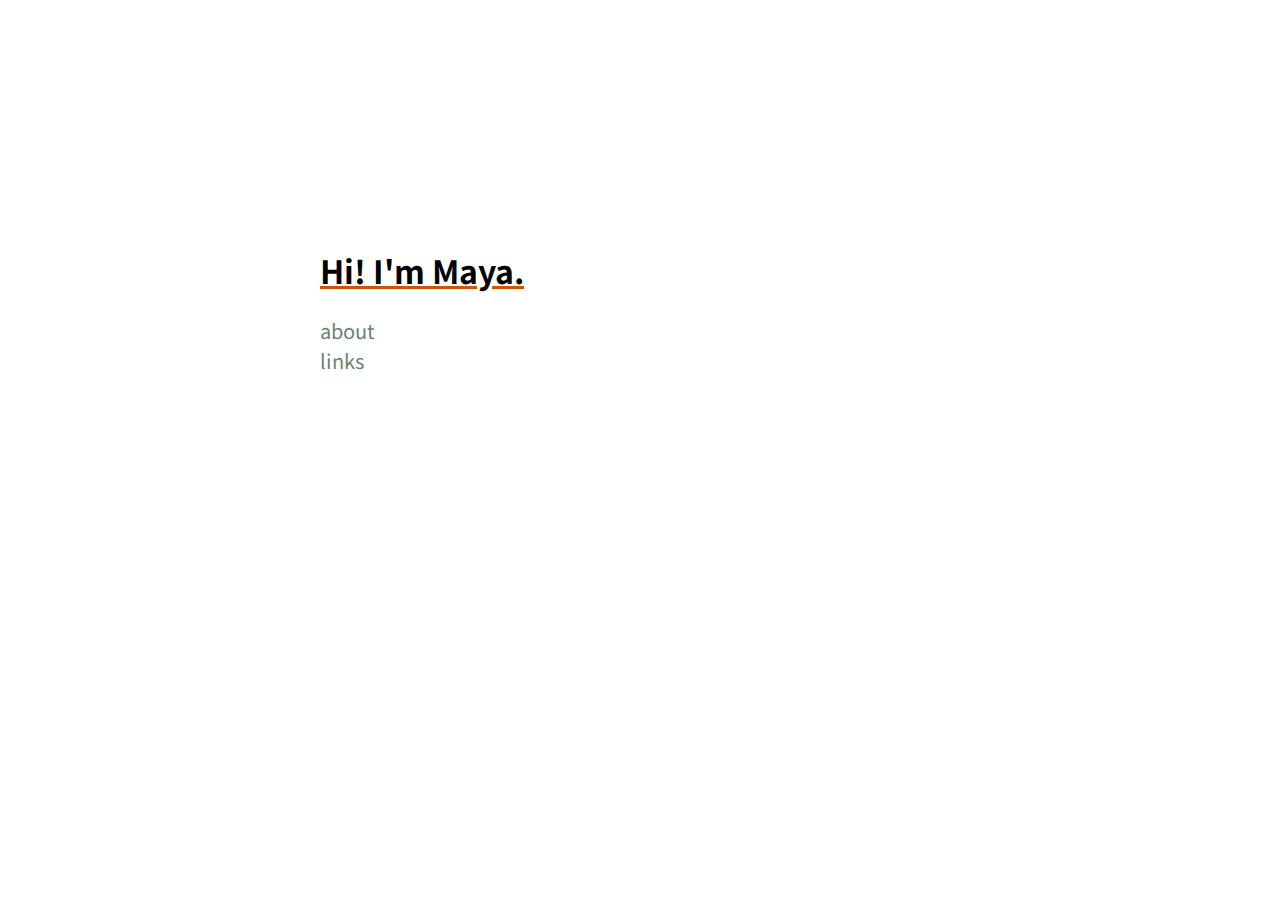
<file: index.html>
<!DOCTYPE html>
<html>
    <head>
        <title>Maya Raman</title>
        <link href="./index.css" 
            type="text/css" 
            rel="stylesheet"/>
        <link rel="icon" href="./img/evergreen-tree_1f332.png" type="image"/>

    </head>
    <body>
        <div class="page-layout">
            <h1 class="header">Hi! I'm Maya.</h1>
            <nav class="link-holder">
                <a class="front-link" href="./src/about/about.html">about</a>
                <a class="front-link" href="./src/links/links.html">links</a>
            </nav>
        </div>
    </body>
</html>
</file>
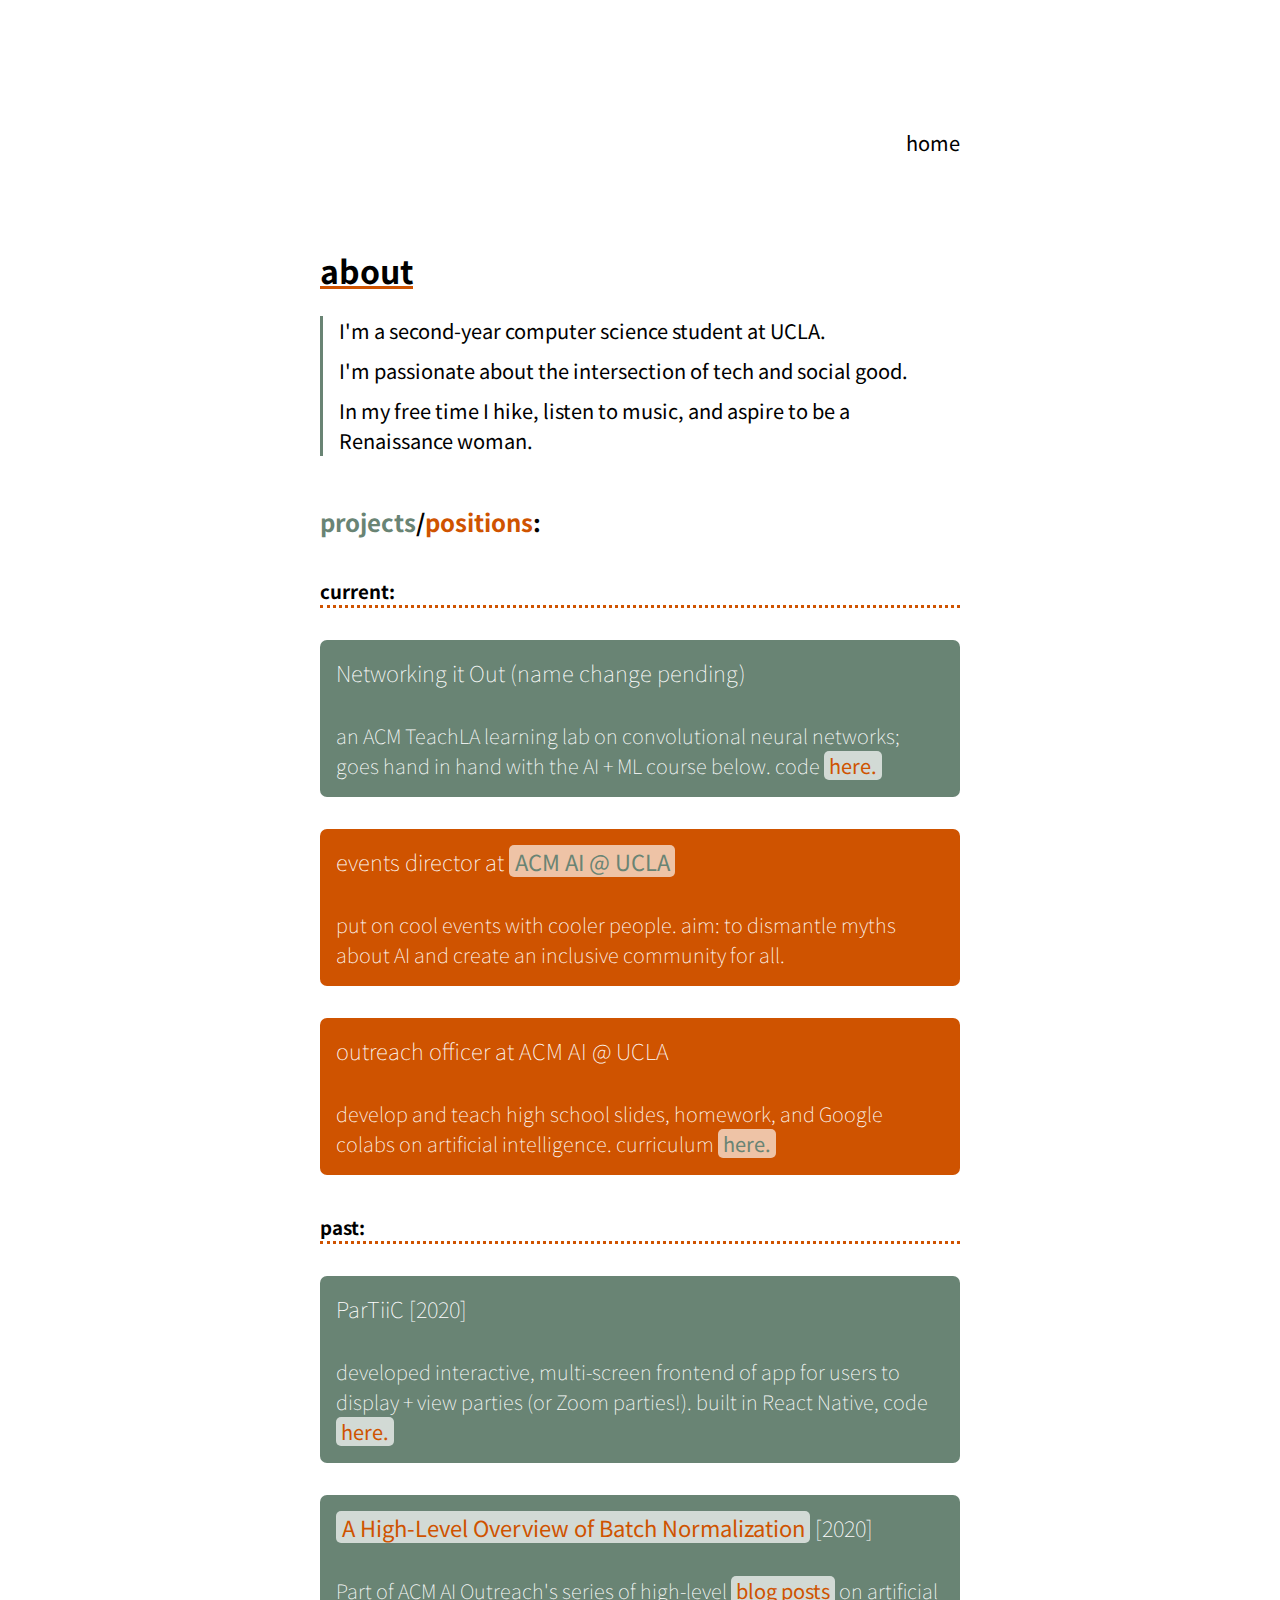
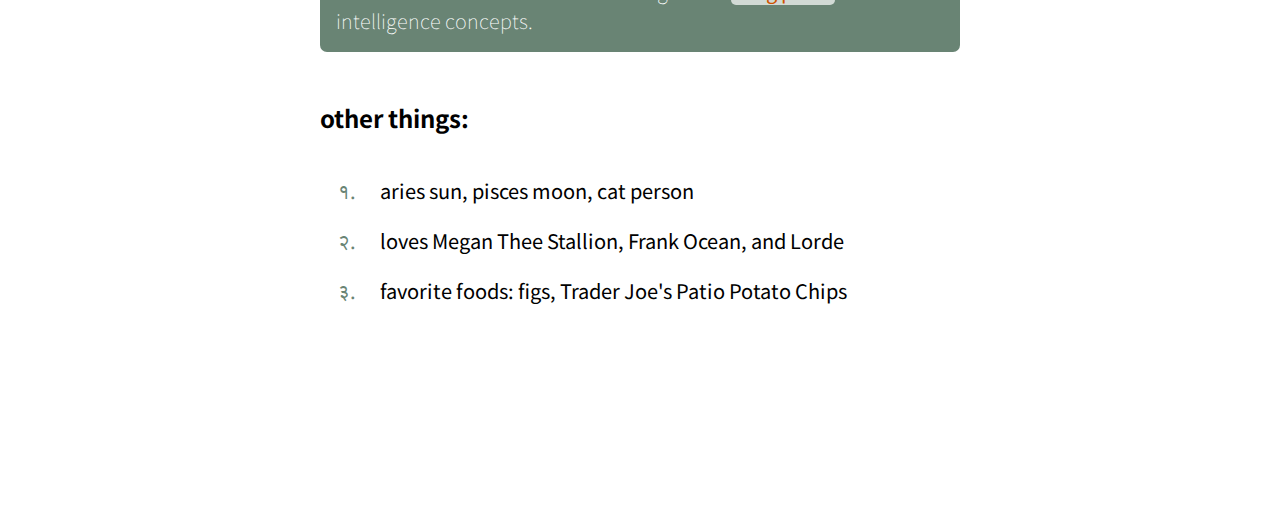
<file: src/about/about.html>
<!DOCTYPE html>
<html>
    <head>
        <title>Maya Raman</title>
        <link href="../../index.css" 
            type="text/css" 
            rel="stylesheet"/>
        <link rel="icon" href="../../img/evergreen-tree_1f332.png" type="image"/>

    </head>
    <body>
        <a class="to-home" href="../../index.html">home</a>
        <div class="page-layout">
            <h1 class="header">about</h1>
            <div class="left-green">
                <p class="first">I'm a second-year computer science student at UCLA.</p>
                <p>I'm passionate about the intersection of tech and social good.</p>
                <p>In my free time I hike, listen to music, and aspire to be a Renaissance woman.</p>
            </div>
            <div>
                <h2 class="subhead"><span class="green">projects</span>/<span class="orange">positions</span>:</h2>
                <h3 class="subsubhead">current:</h3>
                <div class="card project">
                    <h3>Networking it Out (name change pending)</h3>
                    <p>an ACM TeachLA learning lab on convolutional neural networks; goes hand in hand with the 
                        AI + ML course below. code <a href="https://github.com/uclaacm/no-filter" target="_blank" rel="noopener noreferrer">here.</a>
                    </p>

                </div>
                <div class="card position">
                    <h3>events director at <a href="https://uclaacmai.github.io" target="_blank" rel="noopener noreferrer">ACM AI @ UCLA</a></h3>
                    <p>put on cool events with cooler people. aim: to dismantle myths about AI and create an inclusive community for all.</p>
                </div>
                <div class="card position">
                    <h3>outreach officer at ACM AI @ UCLA</h3>
                    <p>develop and teach high school slides, homework, and Google colabs on artificial intelligence.
                        curriculum <a href="https://teachla.uclaacm.com/classes/ml" target="_blank" rel="noopener noreferrer">here.</a>
                    </p>
                </div>
                <h3 class="subsubhead">past:</h3>
                <div class="project card">
                    <h3>ParTiiC [2020]</h3>
                    <p>developed interactive, multi-screen frontend of app for users to display + view parties (or Zoom parties!).
                        built in React Native, code <a href="https://github.com/mayaraman19/partiic_expo1" target="_blank" rel="noopener noreferrer">here.</a></p>
                </div>
                <div class="project card">
                    <h3><a href="https://medium.com/swlh/a-high-level-overview-of-batch-normalization-8d550cead20b" target="_blank" rel="noopener noreferrer">A High-Level Overview of Batch Normalization</a> [2020]</h3>
                    <p>Part of ACM AI Outreach's series of high-level <a href="https://uclaacmai.github.io/blog/" target="_blank" rel="noopener noreferrer">blog posts</a> on artificial intelligence concepts.</p>
                </div>
            </div>
            <h2 class="subhead">other things:</h2>
            <ul class="list">
                <li class="first"><span class="list-item">aries sun, pisces moon, cat person</span></li>
                <li><span class="list-item">loves Megan Thee Stallion, Frank Ocean, and Lorde</span></li>
                <li><span class="list-item">favorite foods: figs, Trader Joe's Patio Potato Chips</span></li>
            </ul>
        </div>
    </body>
</html>
</file>
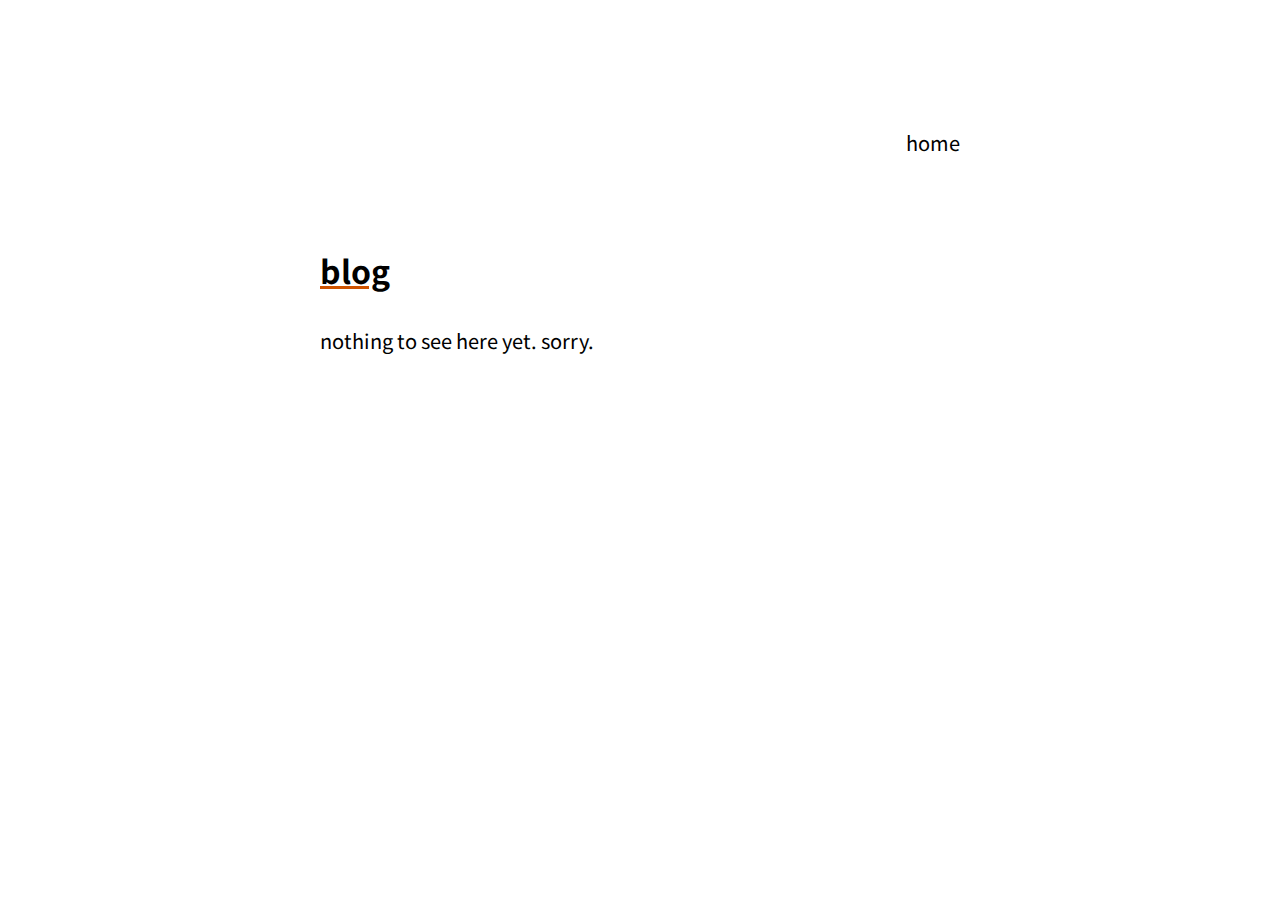
<file: src/blog/blog.html>
<!DOCTYPE html>
<html>
    <head>
        <title>Maya Raman</title>
        <link href="../../index.css" 
            type="text/css" 
            rel="stylesheet"/>
        <link rel="icon" href="../../img/evergreen-tree_1f332.png" type="image"/>

    </head>
    <body>
        <a class="to-home" href="../../index.html">home</a>
        <div class="page-layout">
            <h1 class="header">blog</h1>
            <p>nothing to see here yet. sorry.</p>
            
        </div>
    </body>
</html>
</file>
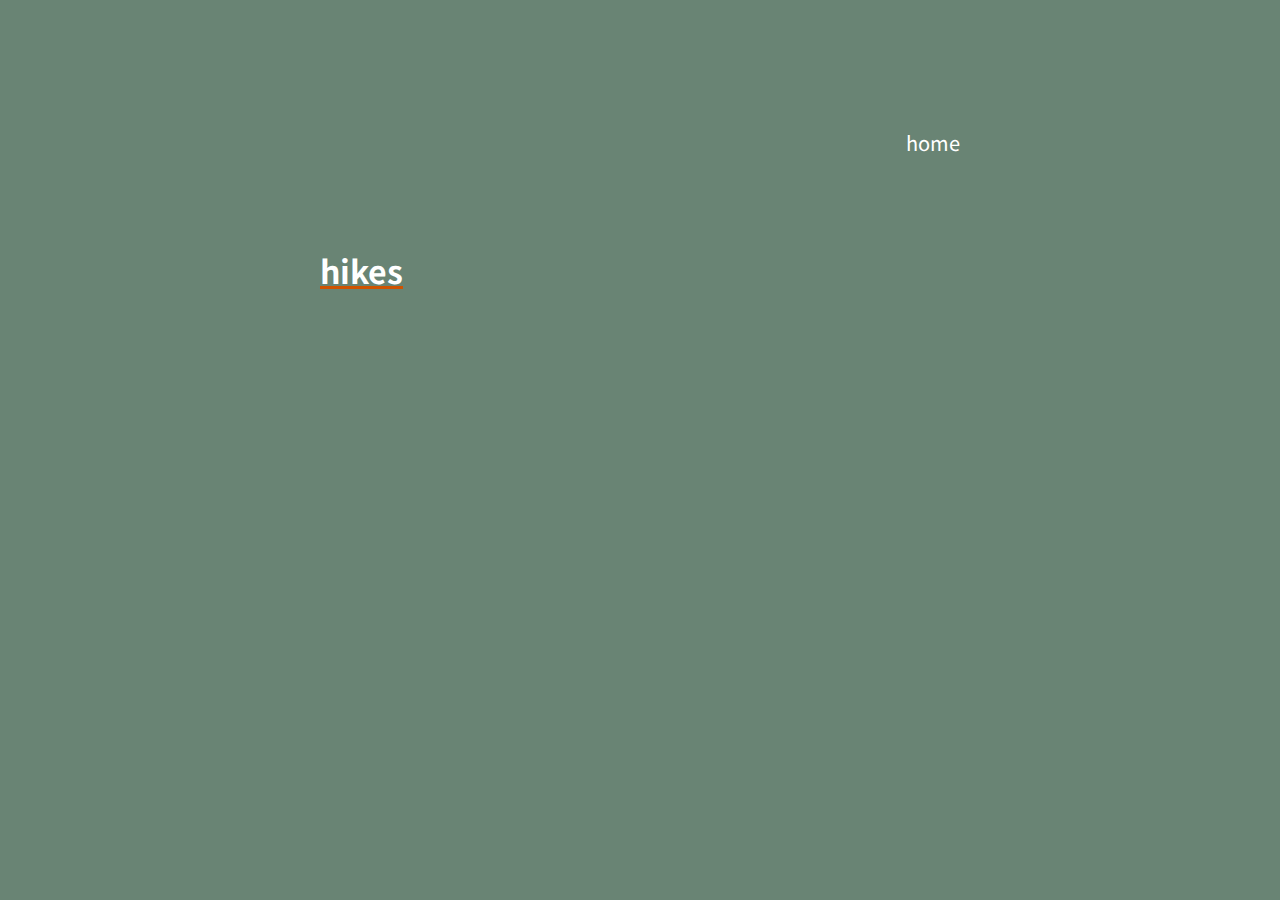
<file: src/hikes/hikes.html>
<!DOCTYPE html>
<html>
    <head>
        <title>Maya Raman</title>
        <link href="../../index.css" 
            type="text/css" 
            rel="stylesheet"/>
        <link href="./hikes.css" 
            type="text/css" 
            rel="stylesheet"/>
        <link rel="icon" href="../../img/evergreen-tree_1f332.png" type="image"/>
    </head>
    <body class="hikes-body">
        <a class="to-home hikes" href="../../index.html">home</a>
        <div class="page-layout">
            <h1 class="header hikes">hikes</h1>
        </div>
    </body>
</html>
</file>
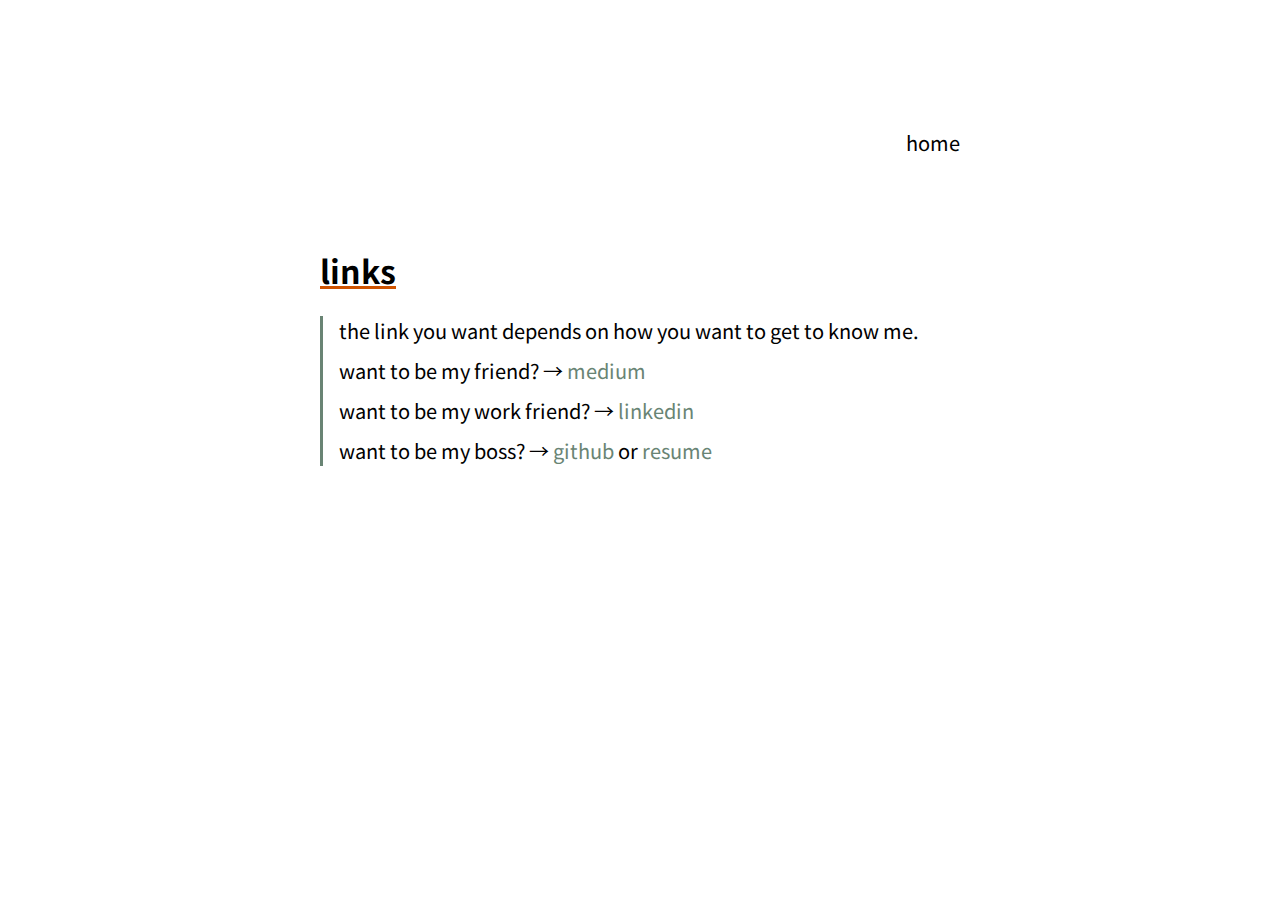
<file: src/links/links.html>
<!DOCTYPE html>
<html>
    <head>
        <title>Maya Raman</title>
        <link href="../../index.css" 
            type="text/css" 
            rel="stylesheet"/>
        <link rel="icon" href="../../img/evergreen-tree_1f332.png" type="image"/>

    </head>
    <body>
        <a class="to-home" href="../../index.html">home</a>
        <div class="page-layout">
            <h1 class="header">links</h1>
            <div class="left-green">
                <p class="first">the link you want depends on how you want to get to know me.</p>
                <p>want to be my friend? &#8594; <a class="front-link" href="https://medium.com/@maya.raman19/" target="_blank" rel="noopener noreferrer">medium</a></p>
                <p>want to be my work friend? &#8594; <a class="front-link" href="https://linkedin.com/in/maya-raman/" target="_blank" rel="noopener noreferrer">linkedin</a></p>
                <p>want to be my boss? &#8594; <a class="front-link" href="https://github.com/mayaraman19/" target="_blank" rel="noopener noreferrer">github</a> 
                    or <a class="front-link" href="https://docs.google.com/document/d/1AMCQIkYfoTDUPd1N0RoTvWrfSYaLVPFnzs2SOfxdT-g/export?format=pdf&attachment=false" target="_blank" rel="noopener noreferrer">resume</a></p>

            </div>
            
        </div>
    </body>
</html>
</file>
<file: index.css>
@import url('https://fonts.googleapis.com/css2?family=Noto+Sans+JP:wght@300;400&display=swap');


html {
    font-size: 16px;
    line-height: 1.5;
}

body {
    background-color: white;
    color: black;
    font-family: 'Noto Sans JP', sans-serif;
    margin: 0px;
    animation: fadeIn 2s;
    animation-fill-mode: forwards;
}

.page-layout {
    display: flex;
    flex-direction: column;
    margin: 25vh 25vw;
}

@keyframes fadeIn {
    from {opacity: 0;}
    to {opacity: 1;}
}



.link-holder {
    display: flex;
    flex-direction: column;
}

.header {
    text-decoration: underline #CF5300 solid;
    -webkit-text-decoration: underline #CF5300 solid;
}

.front-link {
    color: #698474;
    font-size: 20px;
    text-decoration: none;
    width: max-content;
}

.front-link:hover {
    text-decoration: underline #CF5300 dotted;
    -webkit-text-decoration: underline #CF5300 dotted;
}
.to-home {
    color: black;
    font-size: 20px;
    text-decoration: none;
    float: right;
    position: absolute;
    top: 10vw;
    right: 25vw;
}

.to-home:hover {
    text-decoration: underline #CF5300 solid;
    -webkit-text-decoration: underline #CF5300 solid;
}


.left-green {
    border-left: 3px solid #698474;
    padding-left: 1em;
}

p {
    margin: 0px;
    font-size: 20px;
    margin-top: 0.5em;
}

.first {
    margin: 0px;
}

.green {
    color: #698474;
}

.orange {
    color: #CF5300;
}

.subsubhead {
    margin-top: 2em;
    border-bottom: 3px #CF5300 dotted;
    -webkit-border-bottom: 3px #CF5300 dotted;
}

.card {
    margin-top: 2em;
    display: flex;
    flex-direction: column;
    color: white;
    padding: 1em;
    font-family: 'Noto Sans JP', sans-serif;
    font-weight: lighter;
    border-radius: 7px;
}

.card h3 {
    margin-top: 0px;
    font-size: 22px;
    font-weight: lighter;
}

.project {
    background-color: #698474;
}

.position {
    background-color: #CF5300;
}

.position a {
    font-weight: normal;
    background-color: rgba(255, 255, 255, 0.65);
    border-radius: 5px;
    color: #698474;
    text-decoration: none;
    padding-left: 0.25em;
    padding-right: 0.25em;
}

.position a:hover {
    background-color: #698474;
    color: white;
}

.project a{
    font-weight: normal;
    background-color: rgba(255, 255, 255, 0.7);
    border-radius: 5px;
    color: #CF5300;
    text-decoration: none;
    padding-left: 0.25em;
    padding-right: 0.25em;
}

.project a:hover {
    background-color: #CF5300;
    color: white;
}

.subhead {
    margin-top: 2em;
}

.list {
    font-size: 20px;
    list-style-type: devanagari;
    margin: 0px;
    color: #698474;

}

.list>* {
    margin-top: 1em;
    padding-left: 1em;
}

.list-item {
    color: black;
}
</file>
<file: src/hikes/hikes.css>
.hikes-body {
    background-color: #698474;
    font-family: 'Noto Sans JP', sans-serif;
    margin: 0px;
    animation: fadeIn 2s;
    animation-fill-mode: forwards;
}

.hikes {
    color: white;
}
</file>
